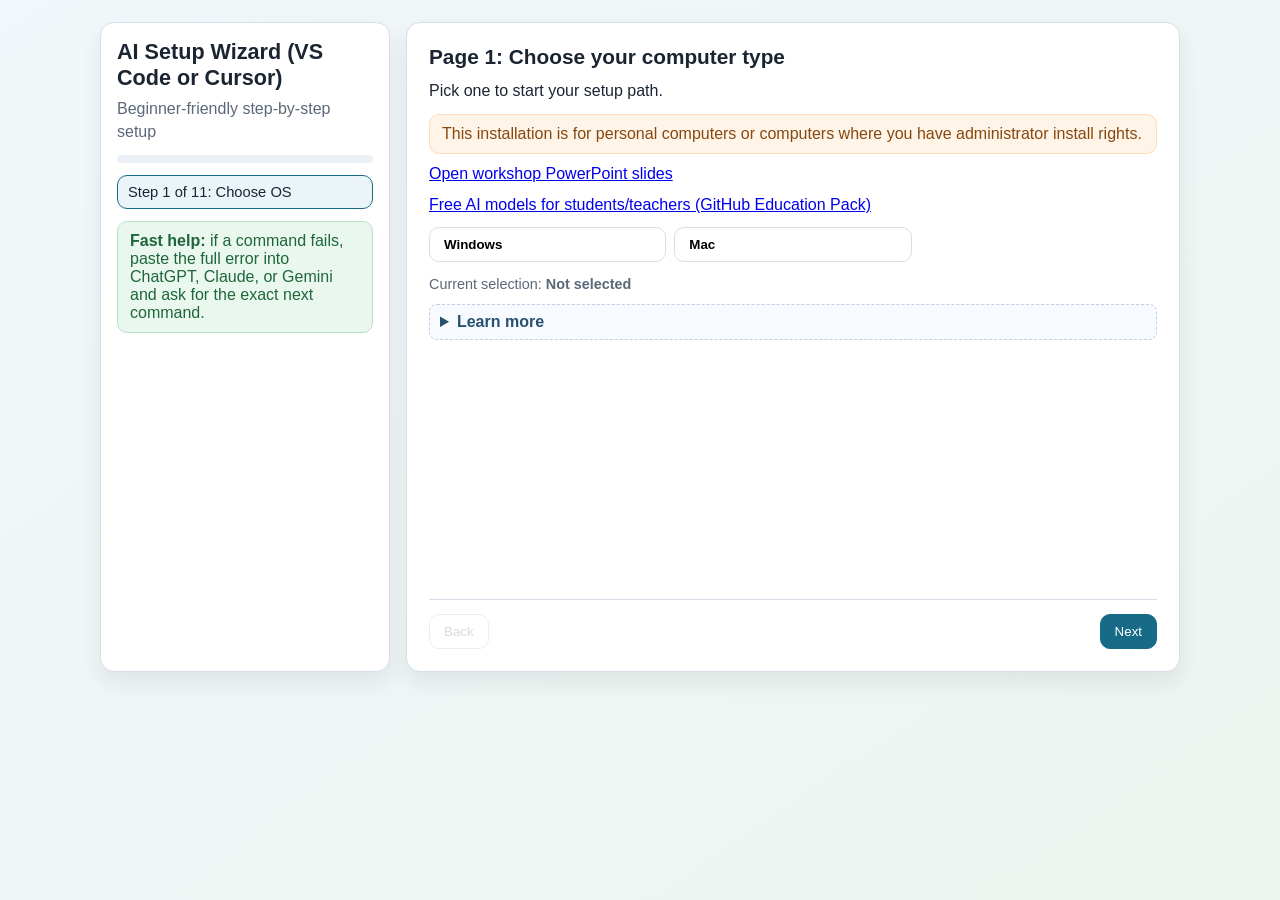
<file: index.html>
<!doctype html>
<html lang="en-GB">
<head>
  <meta charset="utf-8" />
  <meta name="viewport" content="width=device-width, initial-scale=1" />
  <title>AI Setup Wizard (VS Code or Cursor)</title>
  <link rel="stylesheet" href="styles.css" />
</head>
<body>
  <div class="shell">
    <aside class="sidebar card">
      <h1>AI Setup Wizard (VS Code or Cursor)</h1>
      <p class="sub">Beginner-friendly step-by-step setup</p>
      <div class="progress"><div id="progressBar" class="progress__bar"></div></div>
      <ul id="stepNav" class="step-nav"></ul>
      <div class="callout callout--tip">
        <strong>Fast help:</strong> if a command fails, paste the full error into ChatGPT, Claude, or Gemini and ask for the exact next command.
      </div>
    </aside>

    <main class="content card">
      <div id="stepContent"></div>
      <div class="actions">
        <button id="backBtn" class="btn">Back</button>
        <div class="actions__right">
          <button id="nextBtn" class="btn btn--primary">Next</button>
        </div>
      </div>
    </main>
  </div>
  <script src="apps.js"></script>
</body>
</html>
</file>
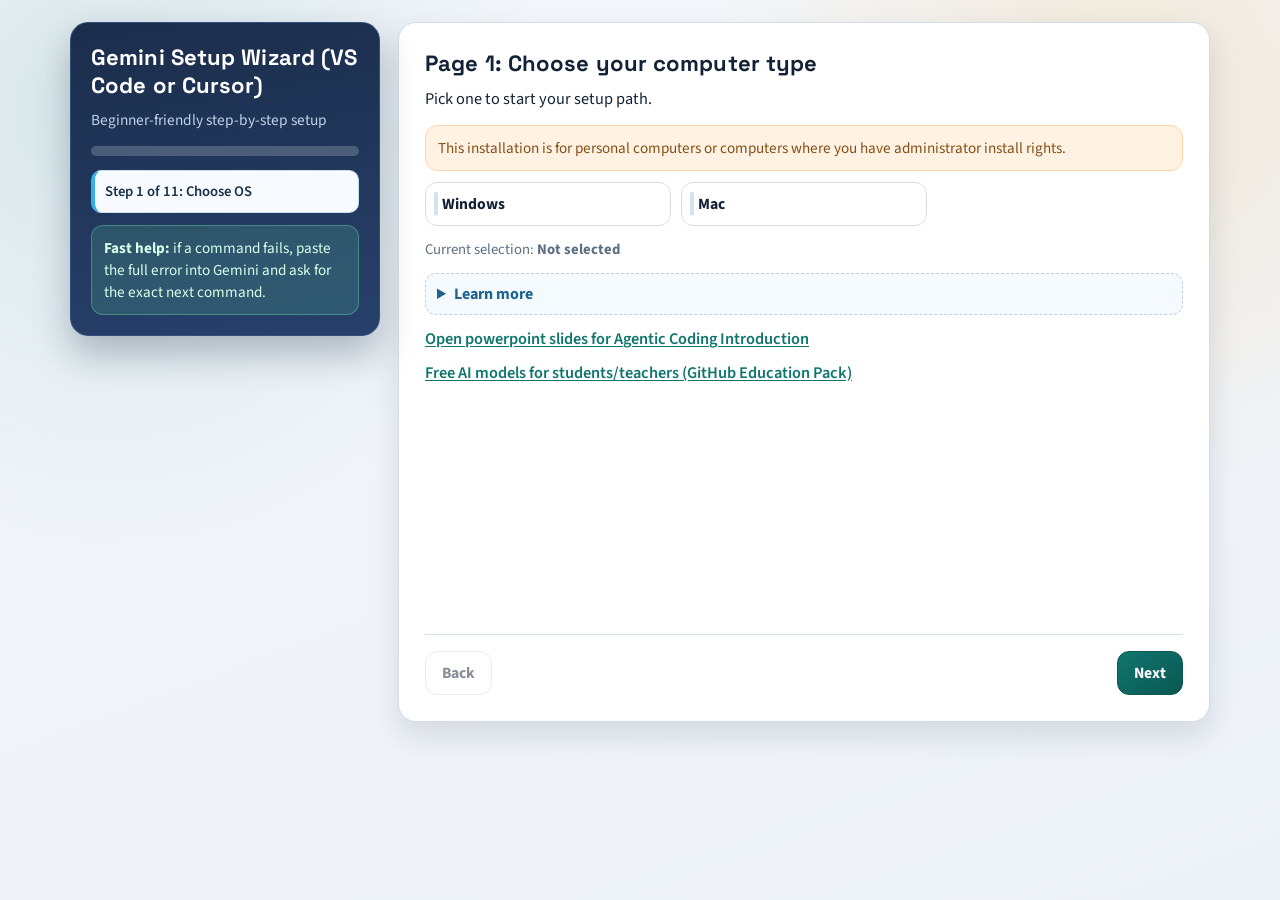
<file: ai_install/index.html>
﻿<!doctype html>
<html lang="en-GB">
<head>
  <meta charset="utf-8" />
  <meta name="viewport" content="width=device-width, initial-scale=1" />
  <title>Gemini Setup Wizard (VS Code or Cursor)</title>
  <link rel="stylesheet" href="styles.css" />
</head>
<body>
  <div class="shell">
    <aside class="sidebar card">
      <h1>Gemini Setup Wizard (VS Code or Cursor)</h1>
      <p class="sub">Beginner-friendly step-by-step setup</p>
      <div class="progress"><div id="progressBar" class="progress__bar"></div></div>
      <ul id="stepNav" class="step-nav"></ul>
      <div class="callout callout--tip">
        <strong>Fast help:</strong> if a command fails, paste the full error into Gemini and ask for the exact next command.
      </div>
    </aside>

    <main class="content card">
      <div id="stepContent"></div>
      <div class="actions">
        <button id="backBtn" class="btn">Back</button>
        <div class="actions__right">
          <button id="nextBtn" class="btn btn--primary">Next</button>
        </div>
      </div>
    </main>
  </div>
  <script src="app.js?v=20260310-1"></script>
</body>
</html>
</file>
<file: styles.css>
:root {
  --bg-a: #f2f7fb;
  --bg-b: #ecf4ef;
  --card: #ffffff;
  --text: #1b2532;
  --muted: #5b6878;
  --line: #d7e0ea;
  --primary: #176b87;
  --primary-dark: #0f4d63;
  --ok-bg: #eaf7ee;
  --ok-text: #1e663b;
  --warn-bg: #fff4e8;
  --warn-text: #87480f;
}

* { box-sizing: border-box; }
body {
  margin: 0;
  font-family: "Segoe UI", Tahoma, sans-serif;
  color: var(--text);
  background: linear-gradient(145deg, var(--bg-a), var(--bg-b));
  min-height: 100vh;
  padding: 22px;
}

.shell {
  max-width: 1080px;
  margin: 0 auto;
  display: grid;
  grid-template-columns: 290px 1fr;
  gap: 16px;
}

.card {
  background: var(--card);
  border: 1px solid var(--line);
  border-radius: 14px;
  box-shadow: 0 10px 22px rgba(22, 32, 52, 0.08);
}

.sidebar { padding: 16px; }
.content {
  padding: 22px;
  min-height: 650px;
  display: flex;
  flex-direction: column;
}

h1 { margin: 0; font-size: 1.35rem; }
h2 { margin: 0 0 10px; font-size: 1.3rem; }
h3 { margin: 14px 0 8px; font-size: 1rem; }
p { line-height: 1.45; margin: 8px 0; }
.sub { color: var(--muted); margin: 6px 0 12px; }
.small { color: var(--muted); font-size: 0.9rem; }

.progress {
  height: 8px;
  border-radius: 999px;
  background: #eaf0f6;
  overflow: hidden;
  margin: 6px 0 12px;
}
.progress__bar {
  height: 100%;
  width: 0;
  background: linear-gradient(90deg, var(--primary), #2f855a);
  transition: width 180ms ease;
}

.step-nav {
  list-style: none;
  margin: 0;
  padding: 0;
  display: grid;
  gap: 8px;
}
.step-nav__item {
  border: 1px solid var(--line);
  border-radius: 10px;
  padding: 8px 10px;
  background: #fbfdff;
  font-size: 0.92rem;
  cursor: pointer;
}
.step-nav__item.active { border-color: var(--primary); background: #ebf5f9; }
.step-nav__item.done { border-color: #98d5ad; background: #edf8f1; }
.badge {
  display: inline-block;
  margin-left: 8px;
  font-size: 0.74rem;
  border: 1px solid #c6d5ff;
  color: #2b4caa;
  background: #eef2ff;
  border-radius: 999px;
  padding: 1px 7px;
}

.callout {
  margin-top: 12px;
  border-radius: 10px;
  padding: 10px 12px;
  border: 1px solid;
}
.callout--tip {
  background: var(--ok-bg);
  color: var(--ok-text);
  border-color: #b8dfc5;
}
.callout--warn {
  background: var(--warn-bg);
  color: var(--warn-text);
  border-color: #ffdbb8;
}

ul.checklist {
  list-style: none;
  margin: 10px 0;
  padding: 0;
}
ul.checklist li { margin: 8px 0; }

.code {
  font-family: Consolas, "Courier New", monospace;
  border: 1px solid var(--line);
  border-radius: 8px;
  background: #f8fafd;
  padding: 9px 10px;
  white-space: pre-wrap;
  margin: 8px 0;
}

.links a { color: var(--primary); display: block; margin: 6px 0; }

details.learn {
  border: 1px dashed #bfd0e2;
  border-radius: 8px;
  background: #f7fbff;
  padding: 8px 10px;
  margin: 10px 0;
}
details.learn summary {
  cursor: pointer;
  font-weight: 600;
  color: #28506f;
}
details.learn p,
details.learn ul {
  margin: 8px 0 0;
}

.choice-grid {
  display: grid;
  grid-template-columns: repeat(3, minmax(0, 1fr));
  gap: 8px;
  margin: 10px 0 12px;
}
.choice {
  text-align: left;
  font-weight: 600;
  border-color: #b8c9dc;
  background: #f8fbff;
}
.choice:hover {
  border-color: var(--primary);
  background: #edf5fb;
}

.actions {
  margin-top: auto;
  border-top: 1px solid var(--line);
  padding-top: 14px;
  display: flex;
  justify-content: space-between;
  gap: 8px;
}
.actions__right { display: flex; gap: 8px; }

.btn {
  border: 1px solid var(--line);
  border-radius: 10px;
  background: #fff;
  padding: 9px 14px;
  cursor: pointer;
}
.btn:disabled { opacity: 0.5; cursor: not-allowed; }
.btn--primary {
  background: var(--primary);
  color: #fff;
  border-color: var(--primary);
}
.btn--primary:hover { background: var(--primary-dark); }

@media (max-width: 920px) {
  .shell { grid-template-columns: 1fr; }
  .content { min-height: auto; }
  .choice-grid { grid-template-columns: 1fr; }
}
</file>
<file: ai_install/styles.css>
@import url("https://fonts.googleapis.com/css2?family=Space+Grotesk:wght@500;700&family=Source+Sans+3:wght@400;600;700&display=swap");

:root {
  --bg-1: #f4f7fb;
  --bg-2: #edf2f7;
  --surface: #ffffff;
  --surface-soft: #f7fafd;
  --ink: #132236;
  --muted: #5b6f82;
  --line: #d3deea;
  --brand: #0f766e;
  --brand-dark: #0b5752;
  --accent: #f0ad43;
  --navy: #1b2d4b;
  --navy-2: #27406b;
  --ok-bg: #e8f7ee;
  --ok-text: #1f643f;
  --warn-bg: #fff2e2;
  --warn-text: #835018;
}

* { box-sizing: border-box; }

body {
  margin: 0;
  min-height: 100vh;
  padding: 22px;
  color: var(--ink);
  font-family: "Source Sans 3", "Segoe UI", sans-serif;
  background:
    radial-gradient(circle at 8% 12%, rgba(15, 118, 110, 0.12), transparent 32%),
    radial-gradient(circle at 88% 10%, rgba(240, 173, 67, 0.18), transparent 30%),
    linear-gradient(160deg, var(--bg-1), var(--bg-2));
}

.shell {
  max-width: 1140px;
  margin: 0 auto;
  display: grid;
  grid-template-columns: 310px 1fr;
  gap: 18px;
}

.card {
  border-radius: 18px;
  overflow: hidden;
}

.sidebar {
  position: sticky;
  top: 16px;
  height: fit-content;
  padding: 20px;
  color: #dfeafd;
  border: 1px solid #314f7d;
  background: linear-gradient(170deg, var(--navy), var(--navy-2));
  box-shadow: 0 18px 36px rgba(16, 32, 57, 0.28);
}

.content {
  background: var(--surface);
  border: 1px solid var(--line);
  box-shadow: 0 14px 30px rgba(19, 34, 54, 0.12);
  padding: 26px;
  min-height: 700px;
  display: flex;
  flex-direction: column;
}

h1, h2, h3 {
  font-family: "Space Grotesk", "Segoe UI", sans-serif;
  letter-spacing: 0.1px;
}

h1 {
  margin: 0;
  color: #ffffff;
  font-size: 1.38rem;
  line-height: 1.28;
}

h2 {
  margin: 0 0 10px;
  font-size: 1.38rem;
  line-height: 1.28;
}

h3 {
  margin: 18px 0 8px;
  font-size: 1.02rem;
  line-height: 1.32;
}

p {
  margin: 8px 0;
  line-height: 1.58;
  font-size: 1.02rem;
}

a {
  color: var(--brand);
  text-underline-offset: 2px;
  font-weight: 600;
}

.sidebar a {
  color: #93d9ff;
}

.sub {
  margin: 8px 0 14px;
  color: #bfd2e8;
  font-size: 0.96rem;
}

.small {
  color: var(--muted);
  font-size: 0.92rem;
}

.progress {
  height: 10px;
  border-radius: 999px;
  background: rgba(255, 255, 255, 0.2);
  overflow: hidden;
  margin: 9px 0 14px;
}

.progress__bar {
  width: 0;
  height: 100%;
  background: linear-gradient(90deg, #4ddfc6, var(--accent));
  transition: width 220ms ease;
}

.step-nav {
  list-style: none;
  margin: 0;
  padding: 0;
  display: grid;
  gap: 9px;
}

.step-nav__item {
  border: 1px solid rgba(255, 255, 255, 0.22);
  border-left: 4px solid transparent;
  border-radius: 10px;
  padding: 10px;
  background: rgba(255, 255, 255, 0.08);
  color: #dae7f8;
  font-size: 0.92rem;
  font-weight: 600;
}

.step-nav__item.active {
  background: #f7fbff;
  color: #1a324b;
  border-color: #c9ddf3;
  border-left-color: #36b0e8;
}

.step-nav__item.done {
  background: rgba(142, 225, 177, 0.2);
  border-color: rgba(142, 225, 177, 0.44);
  border-left-color: #77d8a6;
  color: #d5ffea;
}

.badge {
  display: inline-block;
  margin-left: 8px;
  font-size: 0.74rem;
  border: 1px solid #cde0f8;
  color: #27527a;
  background: #ecf5ff;
  border-radius: 999px;
  padding: 1px 8px;
}

.callout {
  margin-top: 12px;
  border-radius: 12px;
  padding: 11px 12px;
  border: 1px solid;
  font-size: 0.95rem;
}

.callout--tip {
  background: var(--ok-bg);
  color: var(--ok-text);
  border-color: #b6ddc3;
}

.callout--warn {
  background: var(--warn-bg);
  color: var(--warn-text);
  border-color: #ffd4a9;
}

.sidebar .callout--tip {
  background: rgba(107, 232, 172, 0.16);
  color: #d9ffea;
  border-color: rgba(107, 232, 172, 0.36);
}

.code {
  margin: 8px 0;
  padding: 10px 11px;
  border-radius: 10px;
  border: 1px solid #d2dfec;
  background: var(--surface-soft);
  font-family: Consolas, "Courier New", monospace;
  white-space: pre-wrap;
  color: #1b3b5a;
}

details.learn {
  margin: 12px 0;
  padding: 9px 11px;
  border: 1px dashed #bfd1e4;
  border-radius: 11px;
  background: #f5faff;
}

details.learn summary {
  cursor: pointer;
  font-weight: 700;
  color: #1d648f;
}

details.learn p,
details.learn ul {
  margin: 8px 0 0;
}

.choice-grid {
  display: grid;
  grid-template-columns: repeat(3, minmax(0, 1fr));
  gap: 10px;
  margin: 11px 0 12px;
}

.choice {
  position: relative;
  text-align: left;
  font-weight: 700;
  border-color: #c1d3e6;
  background: #f7fbff;
  padding-left: 14px;
}

.choice::before {
  content: "";
  position: absolute;
  left: 8px;
  top: 50%;
  width: 4px;
  height: 58%;
  transform: translateY(-50%);
  border-radius: 999px;
  background: #d5e2f0;
}

.choice:hover {
  border-color: var(--brand);
  background: #eaf6ff;
}

.choice.is-selected {
  border-color: var(--brand);
  background: linear-gradient(180deg, #e4f6f4, #d8efec);
  box-shadow: inset 0 0 0 1px rgba(15, 118, 110, 0.22);
}

.choice.is-selected::before {
  background: var(--brand);
}

.actions {
  margin-top: auto;
  border-top: 1px solid var(--line);
  padding-top: 16px;
  display: flex;
  justify-content: space-between;
  gap: 8px;
}

.actions__right { display: flex; gap: 8px; }

.btn {
  border: 1px solid var(--line);
  border-radius: 12px;
  background: #ffffff;
  padding: 10px 16px;
  cursor: pointer;
  font-family: inherit;
  font-size: 0.98rem;
  font-weight: 700;
  color: var(--ink);
  transition: transform 130ms ease, box-shadow 130ms ease, border-color 130ms ease, background-color 130ms ease;
}

.btn:hover {
  transform: translateY(-1px);
  box-shadow: 0 6px 12px rgba(24, 42, 67, 0.1);
}

.btn:disabled {
  opacity: 0.5;
  cursor: not-allowed;
  transform: none;
  box-shadow: none;
}

.btn--primary {
  color: #ffffff;
  border-color: var(--brand-dark);
  background: linear-gradient(145deg, var(--brand), var(--brand-dark));
}

.btn--primary:hover {
  background: linear-gradient(145deg, #129187, #0b5752);
}

@media (max-width: 980px) {
  body { padding: 14px; }
  .shell { grid-template-columns: 1fr; }
  .sidebar { position: static; }
  .content { min-height: auto; }
  .choice-grid { grid-template-columns: 1fr; }
}
</file>
